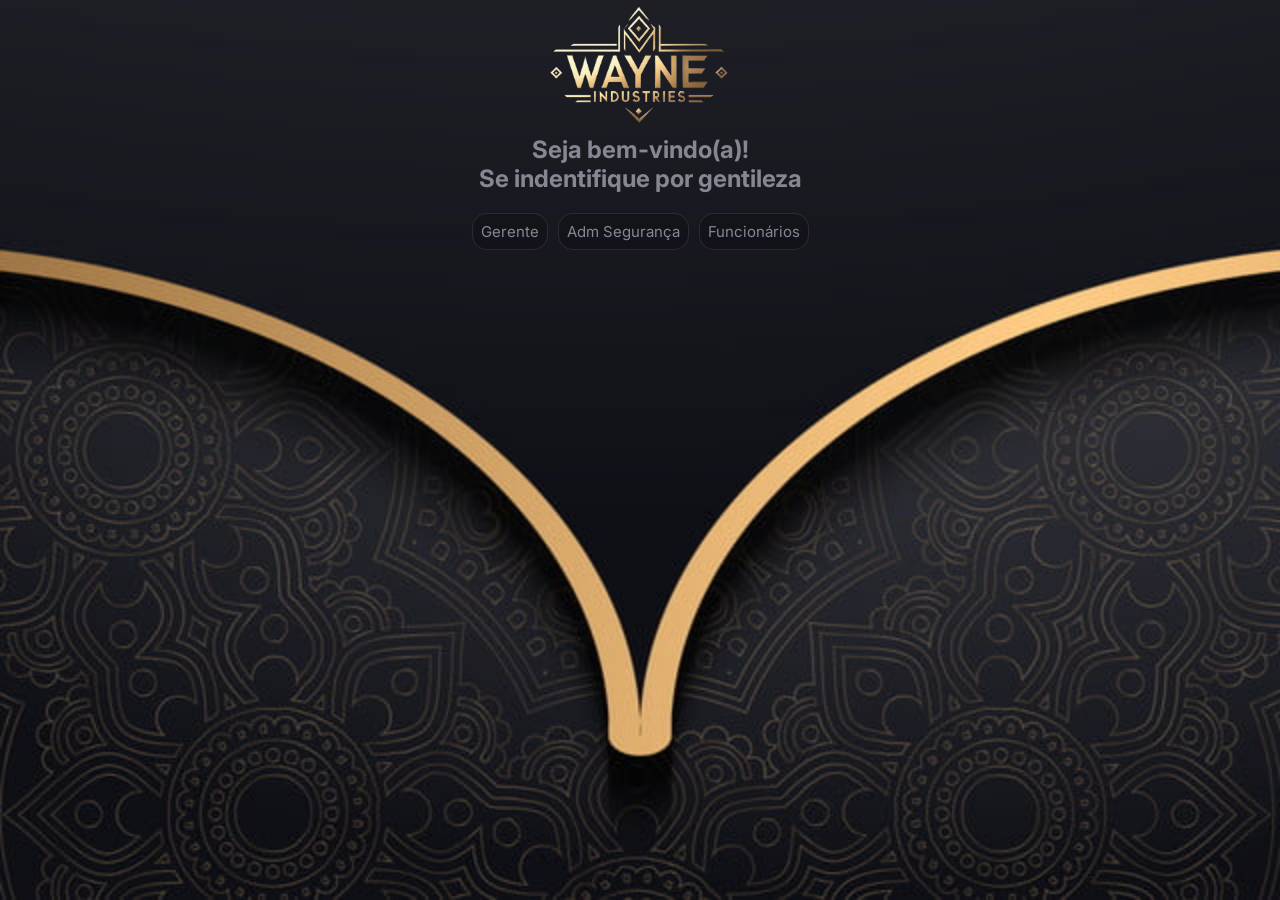
<file: index.html>
<!DOCTYPE html>
<html lang="pt-BR">
<head>
    <meta charset="UTF-8">
    <meta name="viewport" content="width=device-width, initial-scale=1.0">
     <link
      rel="stylesheet"
      href="https://cdn-uicons.flaticon.com/3.0.0/uicons-regular-rounded/css/uicons-regular-rounded.css"
    />
    <link
      rel="stylesheet"
      href="https://cdn-uicons.flaticon.com/3.0.0/uicons-bold-straight/css/uicons-bold-straight.css"
    />
    <link
      rel="stylesheet"
      href="https://cdn-uicons.flaticon.com/3.0.0/uicons-solid-rounded/css/uicons-solid-rounded.css"

    />
    <link rel="stylesheet" href="style.css">
    <script src="script.js" defer></script>
    <title>Login</title>
</head>
<body>
    <section class="container">
        <div class="login">
            <img src="./image/121212.png" alt="logo">
            <h1>Seja bem-vindo(a)!</h1>
            <h2>Se indentifique por gentileza</h2>
            <div class="opt">

                <button id="gerente">Gerente</button>
                <button id="adm">Adm Segurança</button>
                <button id="funcionario">Funcionários</button>
            </div>
            <a href="./"></a>
            <div id="container-gerente"></div>  
            <div id="container-adm"></div>  
            <div id="container-func"></div>  
        </div>
    </section>
</body>
</html>
</file>
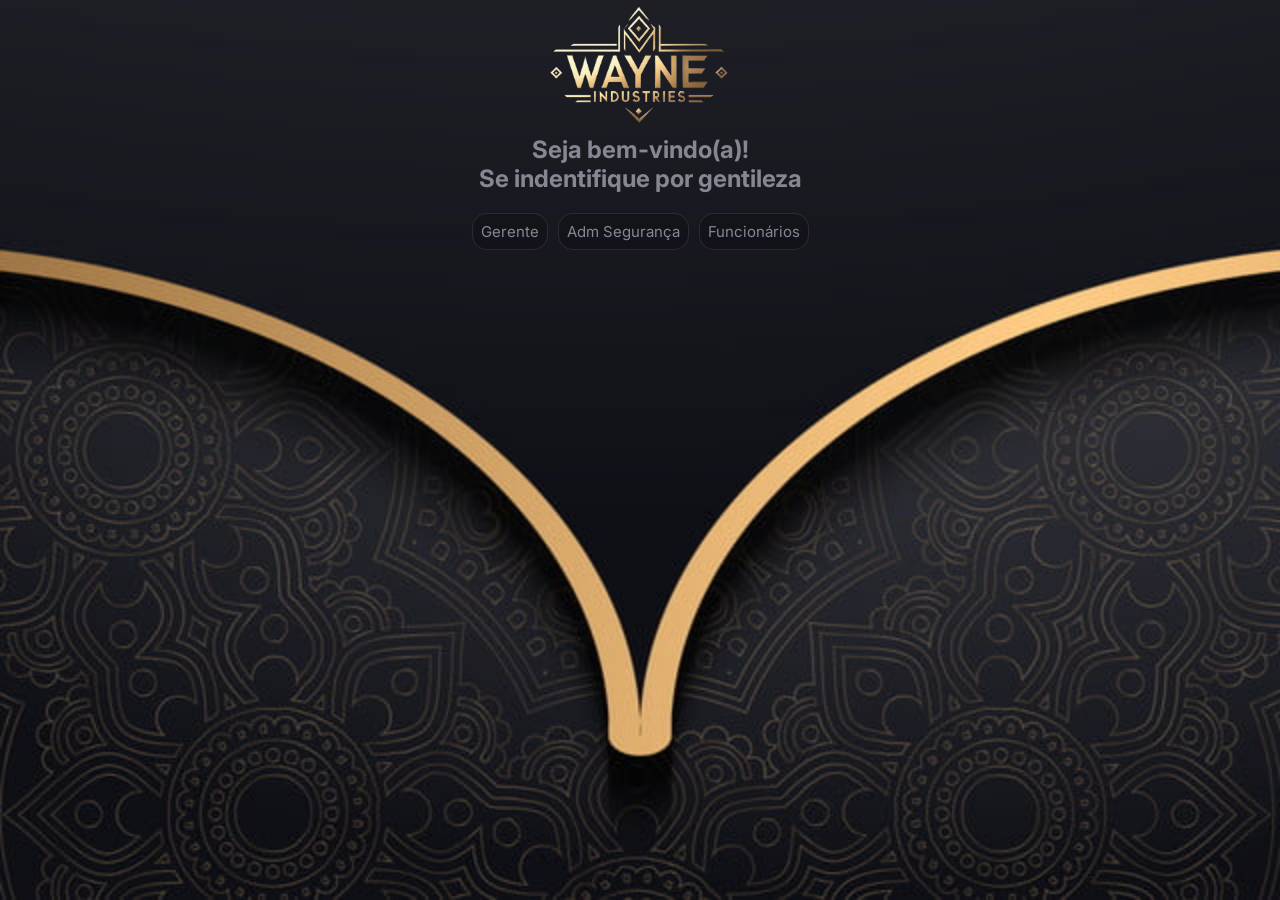
<file: login/index.html>
<!DOCTYPE html>
<html lang="pt-BR">
<head>
    <meta charset="UTF-8">
    <meta name="viewport" content="width=device-width, initial-scale=1.0">
     <link
      rel="stylesheet"
      href="https://cdn-uicons.flaticon.com/3.0.0/uicons-regular-rounded/css/uicons-regular-rounded.css"
    />
    <link
      rel="stylesheet"
      href="https://cdn-uicons.flaticon.com/3.0.0/uicons-bold-straight/css/uicons-bold-straight.css"
    />
    <link
      rel="stylesheet"
      href="https://cdn-uicons.flaticon.com/3.0.0/uicons-solid-rounded/css/uicons-solid-rounded.css"

    />
    <link rel="stylesheet" href="style.css">
    <script src="script.js" defer></script>
    <title>Login</title>
</head>
<body>
    <section class="container">
        <div class="login">
            <img src="./image/121212.png" alt="logo">
            <h1>Seja bem-vindo(a)!</h1>
            <h2>Se indentifique por gentileza</h2>
            <div class="opt">

                <button id="gerente">Gerente</button>
                <button id="adm">Adm Segurança</button>
                <button id="funcionario">Funcionários</button>
            </div>
            <div id="container-gerente"></div>  
            <div id="container-adm"></div>  
            <div id="container-func"></div>  
        </div>
    </section>
</body>
</html>
</file>
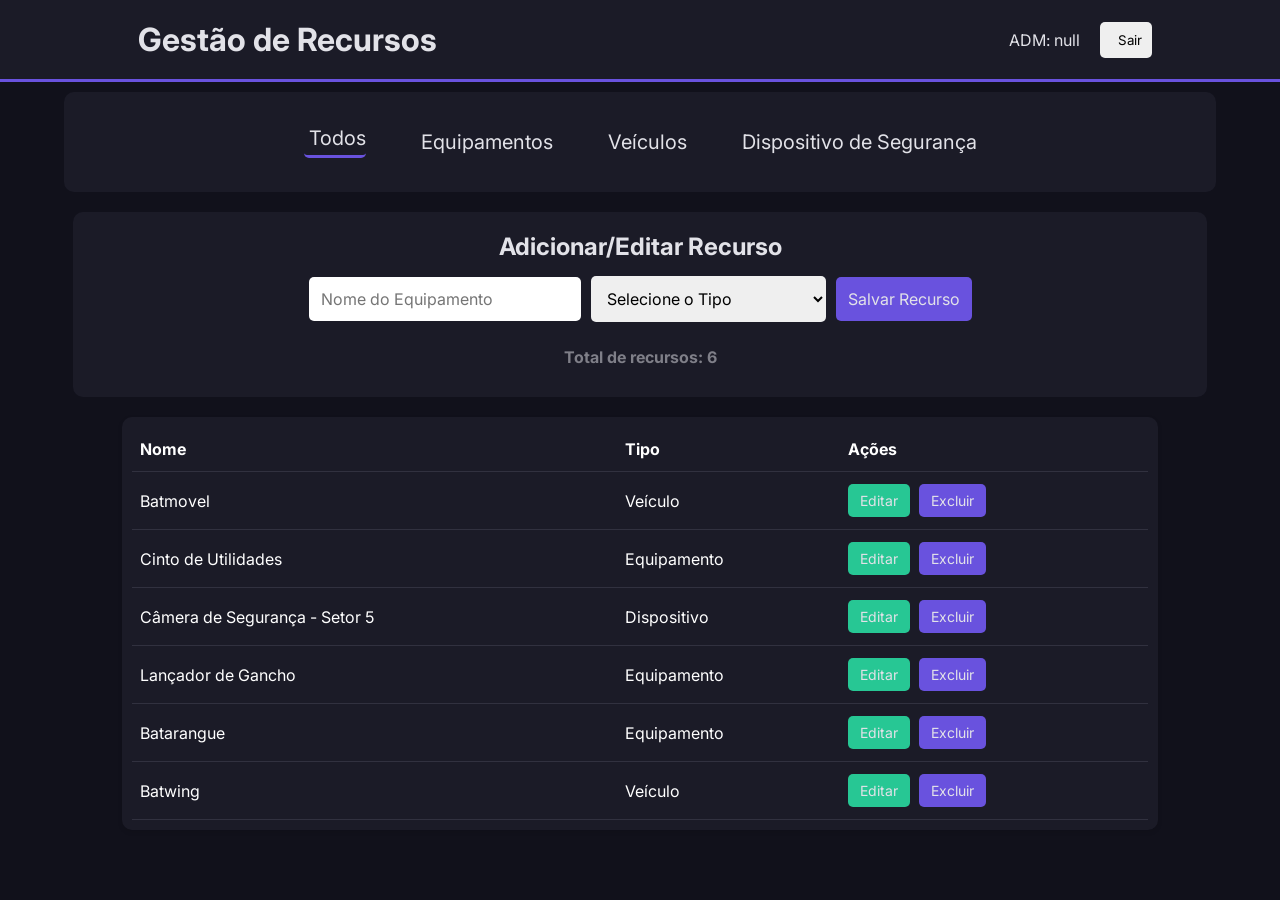
<file: gestaoDeRecursos/gestao.html>
<!DOCTYPE html>
<html lang="pt-Br">
  <head>
    <meta charset="UTF-8" />
    <meta name="viewport" content="width=device-width, initial-scale=1.0" />
    <link
      rel="stylesheet"
      href="https://cdn-uicons.flaticon.com/3.0.0/uicons-regular-rounded/css/uicons-regular-rounded.css"
    />
    <link
      rel="stylesheet"
      href="https://cdn-uicons.flaticon.com/3.0.0/uicons-bold-straight/css/uicons-bold-straight.css"
    />
    <link
      rel="stylesheet"
      href="https://cdn-uicons.flaticon.com/3.0.0/uicons-solid-rounded/css/uicons-solid-rounded.css"
    />
    <link rel="stylesheet" href="gestao.css" />
    <script src="gestao.js" defer></script>
    <title>Gestão de Recursos</title>
  </head>
  <body>
    <header>
      <h1><i class="fi fi-rr-chart-histogram"></i>Gestão de Recursos</h1>
      <div class="adm">
        <p id="cargo"></p>
        <button class="btn-sair"><i class="fi fi-rr-leave"></i>Sair</button>
      </div>
    </header>

    <section class="container escolhas">
      <div class="escolha">
        <a href="#" class="item ativo" data-tipo="Todos"
          ><i class="fi fi-sr-apps"></i>Todos</a
        >
        <a href="#" class="item" data-tipo="Equipamento"
          ><i class="fi fi-bs-tools"></i>Equipamentos</a
        >
        <a href="#" class="item" data-tipo="Veículo"
          ><i class="fi fi-bs-car"></i>Veículos</a
        >
        <a href="#" class="item" data-tipo="Dispositivo"
          ><i class="fi fi-bs-shield-check"></i>Dispositivo de Segurança</a
        >
      </div>
    </section>
    
    <section class="container adicionar">
      <div class="container-formulario-recurso">
        <h2>Adicionar/Editar Recurso</h2>
        <form id="formulario-recurso">
          <input type="hidden" id="recurso-id" />
          <input
            type="text"
            id="recurso-nome"
            placeholder="Nome do Equipamento"
            required
          />
          <select id="recurso-tipo" required>
            <option value="" disabled selected>Selecione o Tipo</option>
            <option value="Veículo">Veículo</option>
            <option value="Equipamento">Equipamento</option>
            <option value="Dispositivo">Dispositivo de Segurança</option>
          </select>
          <button type="submit">Salvar Recurso</button>
        </form>
        <p id="total-recursos"></p>
      </div>
    </section>

    <section class="container tabela">
      <div class="tabela">
        <table id="tabela-recursos">
          <thead>
            <tr>
              <th>Nome</th>
              <th>Tipo</th>
              <th>Ações</th>
            </tr>
          </thead>
          <tbody></tbody>
        </table>
      </div>
    </section>
    
  </body>
</html>
</file>
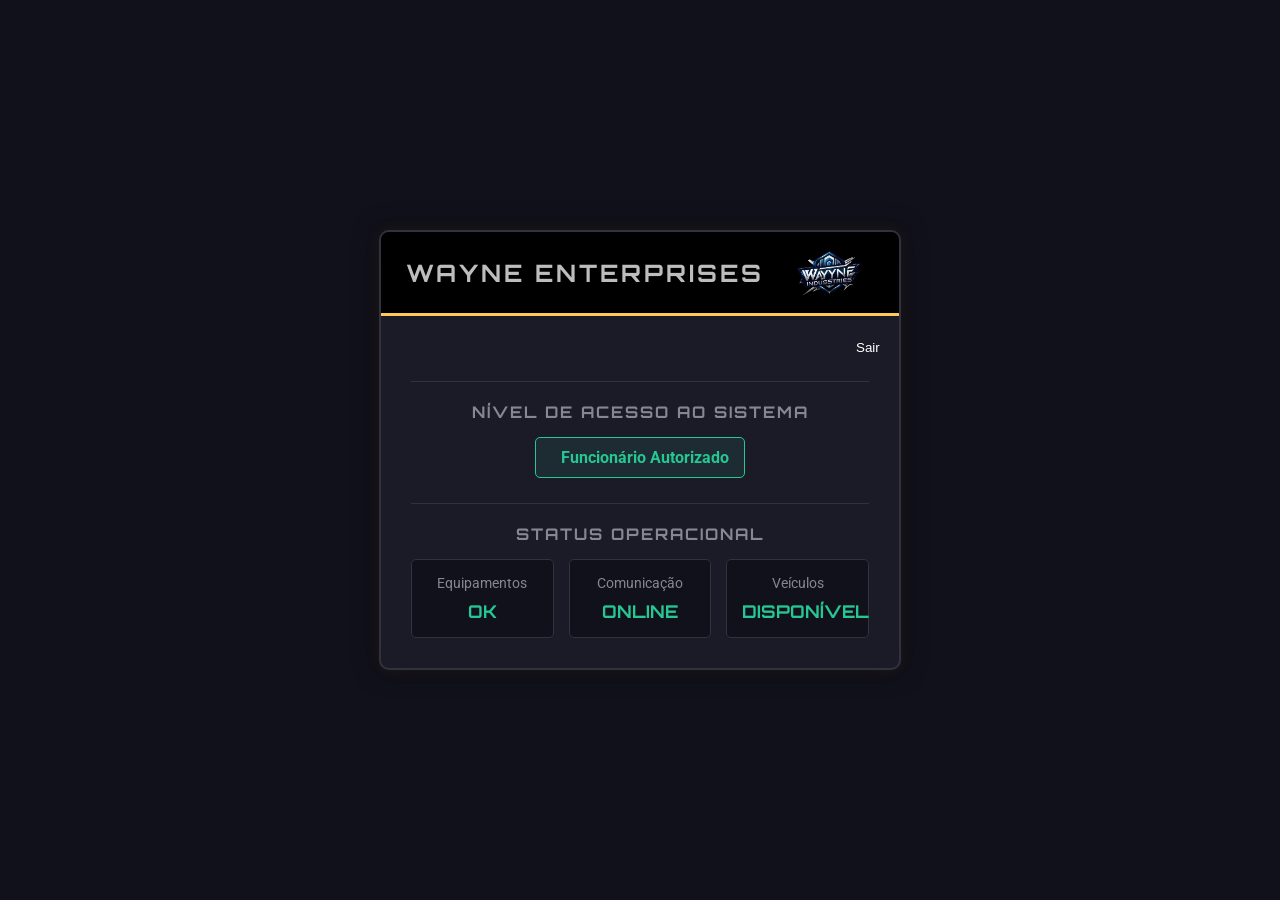
<file: painelFunc/func.html>
<!DOCTYPE html>
<html lang="pt-BR">
<head>
    <meta charset="UTF-8">
    <meta name="viewport" content="width=device-width, initial-scale=1.0">
    <link
      rel="stylesheet"
      href="https://cdn-uicons.flaticon.com/3.0.0/uicons-regular-rounded/css/uicons-regular-rounded.css"
    />
    <link
      rel="stylesheet"
      href="https://cdn-uicons.flaticon.com/3.0.0/uicons-bold-straight/css/uicons-bold-straight.css"
    />
    <link
      rel="stylesheet"
      href="https://cdn-uicons.flaticon.com/3.0.0/uicons-solid-rounded/css/uicons-solid-rounded.css"
    />
    <link rel="preconnect" href="https://fonts.googleapis.com">
    <link rel="preconnect" href="https://fonts.gstatic.com" crossorigin>
    <link href="https://fonts.googleapis.com/css2?family=Orbitron:wght@400;700&family=Roboto:wght@300;400;700&display=swap" rel="stylesheet">
    <title>Indústrias Wayne - Acesso Interno</title>
    <link rel="stylesheet" href="func.css">
    <script src="func.js"defer></script>
</head>
<body>

    <main id="area-funcionario">
        <div class="painel-funcionario">
            <header class="painel-cabecalho">
                <h2 class="titulo-empresa">WAYNE ENTERPRISES</h2>
                    <img src="./image/crie_uma_logo_para_minha_fabrica_o_nome_da_fabrica_sera__WAYNE_INDUSTRIES_GOSTARIA_DE_UMA_LOGO_EXPRECIVA_E_IMPONENTE__1_-removebg-preview.png" alt="">
            </header>
            
            <div class="painel-corpo">
                <button class="btn-sair"><i class="fi fi-rr-leave"></i>Sair</button>
                <div class="perfil">
                    
                    <div class="identificacao">
                        <h1 class="nome-funcionario"></h1>
                        <p class="cargo-funcionario"></p>
                    </div>
                </div>

                <div class="detalhes-acesso">
                    <h3>Nível de Acesso ao Sistema</h3>
                    <p class="nivel-acesso">
                        <span class="luz-status"></span> Funcionário Autorizado
                    </p>
                </div>

                <div class="status-operacional">
                    <h3>Status Operacional</h3>
                    <div class="status-grid">
                        <div class="status-item">
                            <span>Equipamentos</span>
                            <strong class="status-ok">OK</strong>
                        </div>
                        <div class="status-item">
                            <span>Comunicação</span>
                            <strong class="status-ok">ONLINE</strong>
                        </div>
                        <div class="status-item">
                            <span>Veículos</span>
                            <strong class="status-ok">DISPONÍVEL</strong>
                        </div>
                    </div>
                </div>
            </div>
        </div>
    </main>

</body>
</html>
</file>
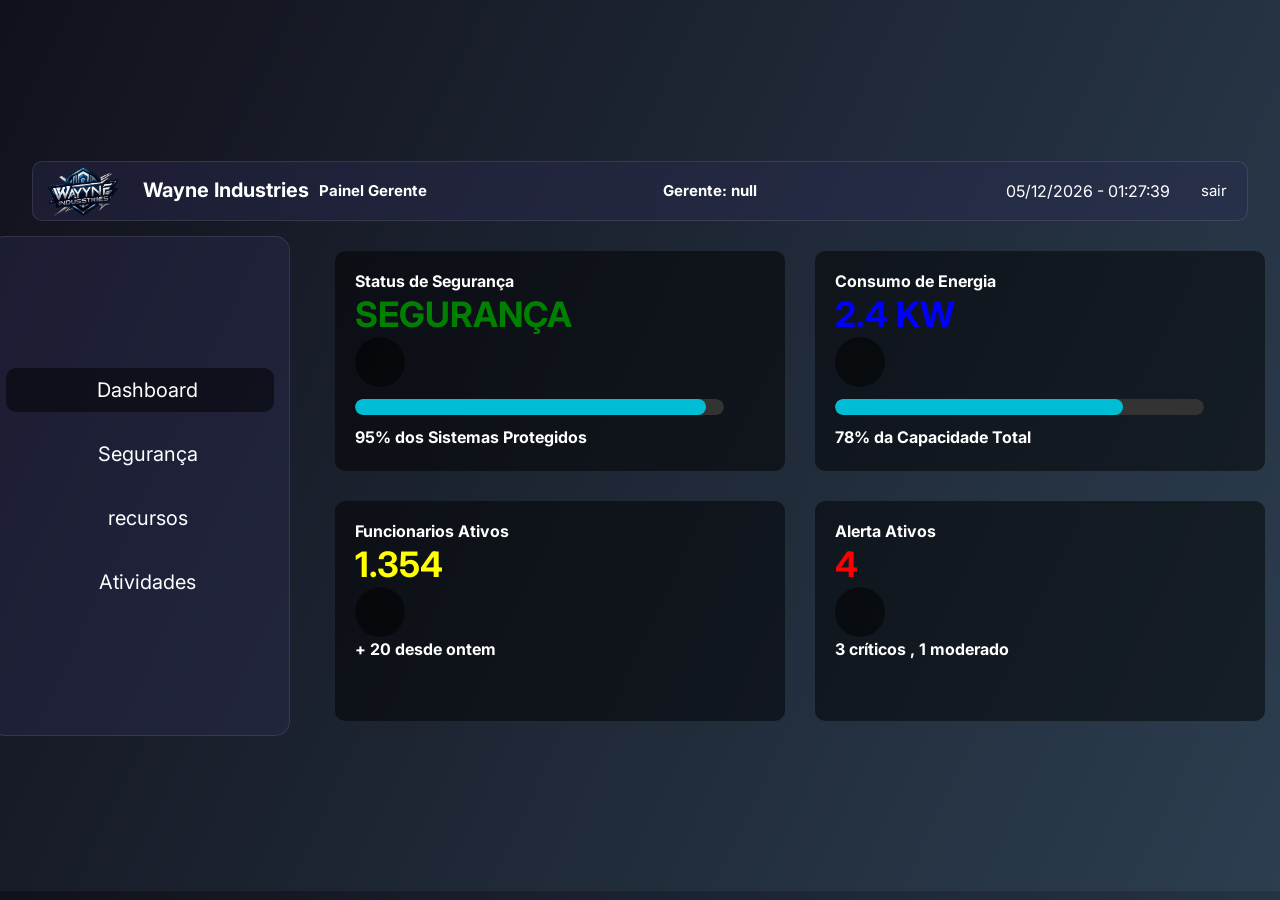
<file: painelGerente/painel.html>
<!DOCTYPE html>
<html lang="en">
<head>
    <meta charset="UTF-8">
    <meta name="viewport" content="width=device-width, initial-scale=1.0">
        <link
      rel="stylesheet"
      href="https://cdn-uicons.flaticon.com/3.0.0/uicons-regular-rounded/css/uicons-regular-rounded.css"
    />
    <link
      rel="stylesheet"
      href="https://cdn-uicons.flaticon.com/3.0.0/uicons-bold-straight/css/uicons-bold-straight.css"
    />
    <link
      rel="stylesheet"
      href="https://cdn-uicons.flaticon.com/3.0.0/uicons-solid-rounded/css/uicons-solid-rounded.css"

    />
    <link rel="stylesheet" href="painel.css">
    <script src="painel.js" defer></script>
    <title>Dashbord Wayne Industries</title>
</head>
<body>
    <main>

        <section id="container">
            <div class="superior">
                <div class="logo-desc">
                    
                <img src="./image/crie_uma_logo_para_minha_fabrica_o_nome_da_fabrica_sera__WAYNE_INDUSTRIES_GOSTARIA_DE_UMA_LOGO_EXPRECIVA_E_IMPONENTE__1_-removebg-preview.png" alt="logo" style="width: 100px;">
                <h1>Wayne Industries</h1>
                <h3>Painel Gerente</h3>
            </div>
            <div>

                <p id="gerente"></p>
            </div>

                    <div class="hora-data"></div>
                    <button class="btn-sair-painel"><i class="fi fi-rr-leave"></i>sair</button>
            </div>
        </section>
        <section>

            <aside class="menu">
                <ul>
                    <li><a href="#" class="item-menu ativo" id="dashboard"><i class="fi fi-rr-chart-histogram"></i>Dashboard</a></li>
                    <li><a href="#" class="item-menu" id="seguranca"><i class="fi fi-rr-lock"></i>Segurança</a></li>
                    <li><a href="#" class="item-menu" id="recursos"><i class="fi fi-rr-bulb"></i>recursos</a></li>
                    <li><a href="#" class="item-menu" id="atividades"><i class="fi fi-rr-list-check"></i>Atividades</a></li>
                </ul>
            </aside>
                <section class="telas">

                    <article class="principal-tela">
                        <div class="tela1 card-painel">
                            <h3 >Status de Segurança</h3>
                            <h1 class="verde">SEGURANÇA</h1>
                            <div class="seguranca">
                                <div class="verde">

                                    <i class="fi fi-rr-shield-check"></i>
                                </div>
                            </div>
                            <progress value="95" max="100"></progress>
                            <h3>95% dos Sistemas Protegidos</h3>
                        </div>

                        <div class="tela2 card-painel">
                            <h3>Consumo de Energia</h3>
                            <h1 class="azul">2.4 KW</h1>
                            <div class="seguranca ">
                                <i class="fi fi-rr-bolt"></i>
                            </div>
                            <progress value="78" max="100"></progress>
                            <h3>78% da Capacidade Total</h3>
                        </div>

                        <div class="tela3 card-painel">
                            <h3>Funcionarios Ativos</h3>
                            <h1 class="amarelo">1.354</h1>
                            <div class="seguranca ">
                                <i class="fi fi-rr-users-alt"></i>
                            </div>
                            <h3>+ 20 desde ontem</h3>
                        </div>

                        <div class="tela4 card-painel">
                            <h3>Alerta Ativos</h3>
                            <h1 class="vermelho">4</h1>
                            <div class="seguranca ">
                                <i class="fi fi-rr-sensor-alert"></i>
                            </div>
                            <h3>3 críticos , 1 moderado</h3>
                        </div>
                    </article>

                   
                </section>
            </main>
    </body>
</html>
</file>
<file: style.css>
@import url('https://fonts.googleapis.com/css2?family=Inter:ital,opsz,wght@0,14..32,100..900;1,14..32,100..900&family=Michroma&family=Montserrat:ital,wght@0,100..900;1,100..900&family=Poppins:ital,wght@0,100;0,200;0,300;0,400;0,500;0,600;0,700;0,800;0,900;1,100;1,200;1,300;1,400;1,500;1,600;1,700;1,800;1,900&family=Roboto:ital,wght@0,100..900;1,100..900&family=Special+Gothic&display=swap');


*{
    margin: 0;
    padding: 0;
    box-sizing: border-box;
    font-family: "inter", sans-serif;
    
}
:root {
  --batman-black: #000000;
  --batman-dark-grey: #333333;
  --batman-medium-grey: #666666;
  --batman-yellow: #ffc857;
  --batman-dark-blue: #2c3e50;
  --batman-accent-grey: #bdbdbd;
  --batman-white: #ffffff;
  --fundo-profundo: #11111b; 
  --fundo-superficie: #1b1b27; 
  --borda-sutil: #31313f; 

  --texto-principal: #e2e2e8; 
  --texto-secundario: #878793; 

  --primaria-interacao: #6952de;
  --primaria-hover: #7f6ae3; 

  --destaque-sucesso: #27c794; 
 
}

body{
    background: url(./image/pngtree-black-gold-background-with-european-patterns-image_310577.jpg) ;
    background-position: center;
    background-size: cover;
    background-attachment: fixed;
    display: flex;
    align-items: center;
    justify-content: center;
    flex-direction: column;
}

section{
    display: flex;
    align-items: center;
    justify-content: center;
}

.login{
    display: flex;
    justify-content: center;
    align-items: center;
    flex-direction: column;

    h1,h2{
        color: var(--texto-secundario);
    }

    img{
        width: 15rem;
    }
    .opt{
        margin-top: 20px;
        display: flex;
        gap:10px;

        button{
            padding: 8px;
            border-radius: 15px;
            font-size: 15px;
            cursor: pointer;
            transition: all 0.5s ease;
            color: var(--texto-secundario);
            background-color: rgba(0, 0, 0, 0.20);
            border: 1px solid rgba(255, 255, 255, 0.1);

        }
        button:hover{
            background-color: rgb(160, 152, 78);
            color: black;
        }
     
    }
} 

/* SENHA DOS FUNCIONARIOS DA EMPRESA */

.gerente-login{
    background-color: rgba(0, 0, 0, 0.15);
    border: 1px solid rgba(255, 255, 255, 0.1);
    width: 300px;
    height: 200px;
    border-radius: 10px;
    display: flex;
    justify-content: center;
    align-items: center;
    flex-direction: column;
    margin-top: 15px;
    gap: 10px;

    h3{
        color:var(--texto-secundario);
    }
    input{
        display: flex;
        justify-content: center;
        padding: 10px;
        margin-bottom: 5px;
        border-radius: 5px;
        background-color: rgba(0, 0, 0, 0.80);
        border: 1px solid rgba(255, 255, 255, 0.1);
        color: white;
        
    }

    button{
        background-color: rgba(0, 0, 0, 0.80);
        border: 1px solid rgba(255, 255, 255, 0.1);
        padding: 5px;
        width: 100%;
        margin-top: 5px;
        border-radius: 5px;
        color: var(--batman-medium-grey);
        cursor: pointer;
        transition: all 0.5s ease;

    }
    .enviar:hover{
        background-color: rgb(172, 140, 0);
        color: black;
    }
}

.adm-login{
    background-color: rgba(0, 0, 0, 0.15);
    border: 1px solid rgba(255, 255, 255, 0.1);
    width: 300px;
    height: 200px;
    border-radius: 10px;
    display: flex;
    justify-content: center;
    align-items: center;
    flex-direction: column;
    margin-top: 15px;
    gap: 10px;

    h3{
        color:var(--texto-secundario);
    }
    input{
        display: flex;
        justify-content: center;
        padding: 10px;
        margin-bottom: 5px;
        border-radius: 5px;
        background-color: rgba(0, 0, 0, 0.80);
        border: 1px solid rgba(255, 255, 255, 0.1);
        color: white;
        
    }

    button{
        background-color: rgba(0, 0, 0, 0.80);
        border: 1px solid rgba(255, 255, 255, 0.1);
        padding: 5px;
        width: 100%;
        margin-top: 5px;
        border-radius: 5px;
        color: var(--batman-medium-grey);
        cursor: pointer;
        transition: all 0.5s ease;
    }
     .enviar:hover{
        background-color: rgb(172, 140, 0);
        color: black;
    }
 
}

.func-login{
    background-color: rgba(0, 0, 0, 0.15);
    border: 1px solid rgba(255, 255, 255, 0.1);
    width: 300px;
    height: 200px;
    border-radius: 10px;
    display: flex;
    justify-content: center;
    align-items: center;
    flex-direction: column;
    margin-top: 15px;
    gap: 10px;

    h3{
        color:var(--texto-secundario);
    }
    input{
        display: flex;
        justify-content: center;
        padding: 10px;
        margin-bottom: 5px;
        border-radius: 5px;
        background-color: rgba(0, 0, 0, 0.80);
        border: 1px solid rgba(255, 255, 255, 0.1);
        color: white;

    }
    button{
        background-color: rgba(0, 0, 0, 0.80);
        border: 1px solid rgba(255, 255, 255, 0.1);
        padding: 5px;
        width: 100%;
        margin-top: 5px;
        border-radius: 5px;
        cursor: pointer;
        transition: all 0.5s ease;
        color: var(--batman-medium-grey);
    }
     .enviar:hover{
        background-color: rgb(172, 140, 0);
        color: black;
    }
}
</file>
<file: login/style.css>
@import url('https://fonts.googleapis.com/css2?family=Inter:ital,opsz,wght@0,14..32,100..900;1,14..32,100..900&family=Michroma&family=Montserrat:ital,wght@0,100..900;1,100..900&family=Poppins:ital,wght@0,100;0,200;0,300;0,400;0,500;0,600;0,700;0,800;0,900;1,100;1,200;1,300;1,400;1,500;1,600;1,700;1,800;1,900&family=Roboto:ital,wght@0,100..900;1,100..900&family=Special+Gothic&display=swap');


*{
    margin: 0;
    padding: 0;
    box-sizing: border-box;
    font-family: "inter", sans-serif;
    
}
:root {
  --batman-black: #000000;
  --batman-dark-grey: #333333;
  --batman-medium-grey: #666666;
  --batman-yellow: #ffc857;
  --batman-dark-blue: #2c3e50;
  --batman-accent-grey: #bdbdbd;
  --batman-white: #ffffff;
  --fundo-profundo: #11111b; 
  --fundo-superficie: #1b1b27; 
  --borda-sutil: #31313f; 

  --texto-principal: #e2e2e8; 
  --texto-secundario: #878793; 

  --primaria-interacao: #6952de;
  --primaria-hover: #7f6ae3; 

  --destaque-sucesso: #27c794; 
 
}

body{
    background: url(./image/pngtree-black-gold-background-with-european-patterns-image_310577.jpg) ;
    background-position: center;
    background-size: cover;
    background-attachment: fixed;
    display: flex;
    align-items: center;
    justify-content: center;
    flex-direction: column;
}

section{
    display: flex;
    align-items: center;
    justify-content: center;
}

.login{
    display: flex;
    justify-content: center;
    align-items: center;
    flex-direction: column;

    h1,h2{
        color: var(--texto-secundario);
    }

    img{
        width: 15rem;
    }
    .opt{
        margin-top: 20px;
        display: flex;
        gap:10px;

        button{
            padding: 8px;
            border-radius: 15px;
            font-size: 15px;
            cursor: pointer;
            transition: all 0.5s ease;
            color: var(--texto-secundario);
            background-color: rgba(0, 0, 0, 0.20);
            border: 1px solid rgba(255, 255, 255, 0.1);

        }
        button:hover{
            background-color: rgb(160, 152, 78);
            color: black;
        }
     
    }
} 

/* SENHA DOS FUNCIONARIOS DA EMPRESA */

.gerente-login{
    background-color: rgba(0, 0, 0, 0.15);
    border: 1px solid rgba(255, 255, 255, 0.1);
    width: 300px;
    height: 200px;
    border-radius: 10px;
    display: flex;
    justify-content: center;
    align-items: center;
    flex-direction: column;
    margin-top: 15px;
    gap: 10px;

    h3{
        color:var(--texto-secundario);
    }
    input{
        display: flex;
        justify-content: center;
        padding: 10px;
        margin-bottom: 5px;
        border-radius: 5px;
        background-color: rgba(0, 0, 0, 0.80);
        border: 1px solid rgba(255, 255, 255, 0.1);
        color: white;
        
    }

    button{
        background-color: rgba(0, 0, 0, 0.80);
        border: 1px solid rgba(255, 255, 255, 0.1);
        padding: 5px;
        width: 100%;
        margin-top: 5px;
        border-radius: 5px;
        color: var(--batman-medium-grey);
        cursor: pointer;
        transition: all 0.5s ease;

    }
    .enviar:hover{
        background-color: rgb(172, 140, 0);
        color: black;
    }
}

.adm-login{
    background-color: rgba(0, 0, 0, 0.15);
    border: 1px solid rgba(255, 255, 255, 0.1);
    width: 300px;
    height: 200px;
    border-radius: 10px;
    display: flex;
    justify-content: center;
    align-items: center;
    flex-direction: column;
    margin-top: 15px;
    gap: 10px;

    h3{
        color:var(--texto-secundario);
    }
    input{
        display: flex;
        justify-content: center;
        padding: 10px;
        margin-bottom: 5px;
        border-radius: 5px;
        background-color: rgba(0, 0, 0, 0.80);
        border: 1px solid rgba(255, 255, 255, 0.1);
        color: white;
        
    }

    button{
        background-color: rgba(0, 0, 0, 0.80);
        border: 1px solid rgba(255, 255, 255, 0.1);
        padding: 5px;
        width: 100%;
        margin-top: 5px;
        border-radius: 5px;
        color: var(--batman-medium-grey);
        cursor: pointer;
        transition: all 0.5s ease;
    }
     .enviar:hover{
        background-color: rgb(172, 140, 0);
        color: black;
    }
 
}

.func-login{
    background-color: rgba(0, 0, 0, 0.15);
    border: 1px solid rgba(255, 255, 255, 0.1);
    width: 300px;
    height: 200px;
    border-radius: 10px;
    display: flex;
    justify-content: center;
    align-items: center;
    flex-direction: column;
    margin-top: 15px;
    gap: 10px;

    h3{
        color:var(--texto-secundario);
    }
    input{
        display: flex;
        justify-content: center;
        padding: 10px;
        margin-bottom: 5px;
        border-radius: 5px;
        background-color: rgba(0, 0, 0, 0.80);
        border: 1px solid rgba(255, 255, 255, 0.1);
        color: white;

    }
    button{
        background-color: rgba(0, 0, 0, 0.80);
        border: 1px solid rgba(255, 255, 255, 0.1);
        padding: 5px;
        width: 100%;
        margin-top: 5px;
        border-radius: 5px;
        cursor: pointer;
        transition: all 0.5s ease;
        color: var(--batman-medium-grey);
    }
     .enviar:hover{
        background-color: rgb(172, 140, 0);
        color: black;
    }
}
</file>
<file: gestaoDeRecursos/gestao.css>
@import url("https://fonts.googleapis.com/css2?family=Inter:ital,opsz,wght@0,14..32,100..900;1,14..32,100..900&family=Michroma&family=Montserrat:ital,wght@0,100..900;1,100..900&family=Poppins:ital,wght@0,100;0,200;0,300;0,400;0,500;0,600;0,700;0,800;0,900;1,100;1,200;1,300;1,400;1,500;1,600;1,700;1,800;1,900&family=Roboto:ital,wght@0,100..900;1,100..900&family=Special+Gothic&display=swap");


* {
  margin: 0;
  padding: 0;
  box-sizing: border-box;
  list-style: none;
  text-decoration: none;
  font-family: "inter", sans-serif;
}

:root {
  --batman-black: #000000;
  --batman-dark-grey: #333333;
  --batman-medium-grey: #666666;
  --batman-yellow: #ffc857;
  --batman-dark-blue: #2c3e50;
  --batman-accent-grey: #bdbdbd;
  --batman-white: #ffffff;
  --fundo-profundo: #11111b;
  --fundo-superficie: #1b1b27;
  --borda-sutil: #31313f;
  --texto-principal: #e2e2e8;
  --texto-secundario: #878793;
  --primaria-interacao: #6952de;
  --primaria-hover: #7f6ae3;
  --destaque-sucesso: #27c794;
}

body {
  background-color: var(--fundo-profundo);
  color: var(--texto-principal);
}

/* CABEÇALHO */
header {
  display: flex;
  justify-content: space-between;
  align-items: center;
  background-color: var(--fundo-superficie);
  border-bottom: 3px solid var(--primaria-interacao);
  padding: 0 5%; 
  flex-wrap: wrap; 
}

header h1 {
  display: flex;
  margin: 20px 0;
  gap: 10px;
}

header .adm {
  display: flex;
  justify-content: center;
  align-items: center;
  gap: 20px;
  margin: 20px 0;
}

header .adm button {
  display: flex;
  align-items: center;
  gap: 0.5rem;
  padding: 10px;
  border-radius: 5px;
  border: none;
  cursor: pointer;
  transition: all 0.3s;
}

header .adm button:hover {
  background-color: var(--primaria-hover);
}


/* SEÇÃO DE ESCOLHAS - Padrão Mobile */
section.container.escolhas {
  display: flex;
  align-items: center;
  justify-content: center;
}

section.container.escolhas .escolha {
  background-color: var(--fundo-superficie);
  width: 90%;
  height: auto; 
  display: flex;
  flex-direction: column; 
  justify-content: center;
  align-items: center;
  margin: 10px;
  padding: 20px 10px; 
  border-radius: 10px;
  gap: 25px; 
}

section.container.escolhas .escolha a {
  display: flex;
  font-size: 18px; 
  gap: 5px;
  color: var(--texto-principal);
  transition: color 0.3s;
}

section.container.escolhas .escolha a:hover {
  color: var(--texto-secundario);
}

section.container.escolhas .escolha .ativo {
  border-bottom: 3px solid var(--primaria-interacao);
  border-radius: 5px;
  padding-bottom: 5px;
}


/* FORMULÁRIO - Padrão Mobile */
section.container.adicionar {
  display: flex;
  align-items: center;
  justify-content: center;
  padding: 10px;
}

.container-formulario-recurso {
  display: flex;
  flex-direction: column;
  align-items: center;
  justify-content: center;
  background-color: var(--fundo-superficie);
  width: 91%;
  padding: 20px;
  border-radius: 10px;
  gap: 15px;
}

.container-formulario-recurso form {
  display: flex;
  flex-direction: column; 
  align-items: stretch;  
  gap: 15px;
  width: 100%;
}

.container-formulario-recurso input,
.container-formulario-recurso select,
.container-formulario-recurso button {
  padding: 12px; 
  border-radius: 5px;
  border: none;
  transition: all 0.3s;
  font-size: 16px;
}

.container-formulario-recurso button {
  background-color: var(--primaria-interacao);
  color: var(--texto-principal);
  cursor: pointer;
  border: none;
}
.container-formulario-recurso button:hover {
  background-color: var(--primaria-hover);
}


section.container.tabela {
  display: flex;
  align-items: center;
  justify-content: center;
}

section.container.tabela .tabela {
  background-color: var(--fundo-superficie);
  width: 90%;
  border-radius: 10px;
  padding: 10px; 
  margin: 10px;
  box-shadow: 0 2px 5px rgba(0, 0, 0, 0.1);
  overflow-x: auto;
}

#tabela-recursos {
  width: 100%;
  border-collapse: collapse;
  color: white;
}

#tabela-recursos th,
#tabela-recursos td {
  padding: 12px 8px; 
  text-align: left;
  border-bottom: 1px solid var(--borda-sutil);
  white-space: nowrap;
}

#tabela-recursos th {
  background-color: var(--fundo-superficie);
}

#tabela-recursos .botao-acao {
  padding: 8px 12px;
  border: none;
  border-radius: 5px;
  cursor: pointer;
  color: var(--texto-principal);
  margin-right: 5px;
  font-size: 14px;
}

#tabela-recursos .btn-editar {
  background-color: var(--destaque-sucesso);
}
#tabela-recursos .btn-editar:hover {
  background-color: #2e865f;
}

#tabela-recursos .btn-excluir {
  background-color: var(--primaria-interacao);
}
#tabela-recursos .btn-excluir:hover {
  background-color: var(--primaria-hover);
}

#total-recursos {
  font-weight: bold;
  opacity: 0.5;
  padding: 10px;
}



/* Para Tablets e telas maiores (a partir de 768px) */
@media (min-width: 768px) {
  
  .container-formulario-recurso form {
    flex-direction: row;
    align-items: center;
    justify-content: center;
    gap: 10px;
  }

  
  section.container.escolhas .escolha {
    flex-direction: row;
    height: 100px;
    gap: 50px;
    padding: 0;
  }

  section.container.escolhas .escolha a {
    font-size: 20px;
  }
}

/* Para Desktops e telas grandes (a partir de 1024px) */
@media (min-width: 1024px) {
  
  .container-formulario-recurso,
  .tabela,
  .escolha {
    width: 90%;
    max-width: 1200px; 
    margin-left: auto;
    margin-right: auto;
  }

  header {
    padding: 0 10%; 
  }
}
</file>
<file: painelFunc/func.css>
:root {
    --batman-black: #000000;
    --batman-dark-grey: #333333;
    --batman-medium-grey: #666666;
    --batman-yellow: #ffc857;
    --batman-dark-blue: #2c3e50;
    --batman-accent-grey: #bdbdbd;
    --batman-white: #ffffff;
    --fundo-profundo: #11111b;
    --fundo-superficie: #1b1b27;
    --borda-sutil: #31313f;
    --texto-principal: #e2e2e8;
    --texto-secundario: #878793;
    --primaria-interacao: #6952de;
    --primaria-hover: #7f6ae3;
    --destaque-sucesso: #27c794;
}

* {
    margin: 0;
    padding: 0;
    box-sizing: border-box;
}

body {
    font-family: 'Roboto', sans-serif;
    background-color: var(--fundo-profundo);
    color: var(--texto-principal);
    /* Garante centralização vertical e horizontal sem overflow */
    display: grid;
    place-items: center;
    min-height: 100vh;
    padding: 20px;
}

.painel-funcionario {
    width: 100%;
    max-width: 650px;
    background: var(--fundo-superficie);
    border: 2px solid var(--borda-sutil);
    border-radius: 10px;
    box-shadow: 0 0 25px rgba(0, 0, 0, 0.5), 0 0 15px rgba(255, 200, 87, 0.1);
    animation: surgir 0.8s ease-out forwards;
}

.painel-cabecalho {
    display: flex;
    justify-content: space-between;
    align-items: center;
    padding: 15px 25px;
    background-color: var(--batman-black);
    border-bottom: 3px solid var(--batman-yellow);
    border-radius: 8px 8px 0 0;
}

.titulo-empresa {
    font-family: 'Orbitron', sans-serif;
    font-size: 1.5em;
    color: var(--batman-accent-grey);
    letter-spacing: 3px;
}

img {
    width: 90px;
    margin-left: 20px;
}

.painel-corpo {
    padding: 30px;

    button {
        cursor: pointer;
        padding: 10px;
        position: absolute;
        margin-left: 27rem ;
        margin-top: -1rem;
        background-color: transparent;
        border: none;
        color: white;
        display: flex;
        gap: 3px;
        transition: all 0.5s ease;
    }

    button:hover {
        color: var(--batman-yellow);
    }
}

.perfil {
    display: flex;
    align-items: center;
    gap: 25px;
    margin-bottom: 30px;
    flex-wrap: wrap; 
}

.foto-funcionario {
    width: 120px;
    height: 120px;
    border-radius: 50%;
    border: 4px solid var(--borda-sutil);
    box-shadow: 0 0 15px rgba(0, 0, 0, 0.7);
    object-fit: cover;
    margin: 0 auto; 
}

.identificacao {
    flex-grow: 1;
    text-align: center; 
}

.nome-funcionario {
    font-family: 'Orbitron', sans-serif;
    font-size: 2.5em;
    margin-bottom: 5px;
    color: var(--texto-principal);
}

.cargo-funcionario {
    font-size: 1.2em;
    color: var(--batman-yellow);
    text-transform: uppercase;
    letter-spacing: 1px;
}

.detalhes-acesso, .status-operacional {
    margin-top: 25px;
    padding-top: 20px;
    border-top: 1px solid var(--borda-sutil);
}

h3 {
    font-family: 'Orbitron', sans-serif;
    color: var(--texto-secundario);
    font-size: 1em;
    text-transform: uppercase;
    letter-spacing: 2px;
    margin-bottom: 15px;
    text-align: center;
}

.nivel-acesso {
    background-color: rgba(39, 199, 148, 0.1);
    border: 1px solid var(--destaque-sucesso);
    color: var(--destaque-sucesso);
    padding: 10px 15px;
    border-radius: 5px;
    display: inline-flex;
    align-items: center;
    font-weight: bold;
    
    display: block;
    width: fit-content;
    margin: 0 auto;
}

.luz-status {
    width: 10px;
    height: 10px;
    background-color: var(--destaque-sucesso);
    border-radius: 50%;
    margin-right: 10px;
    box-shadow: 0 0 8px var(--destaque-sucesso);
}

.status-grid {
    display: grid;
    grid-template-columns: repeat(auto-fit, minmax(130px, 1fr));
    gap: 15px;
}

.status-item {
    background: var(--fundo-profundo);
    border: 1px solid var(--borda-sutil);
    border-radius: 5px;
    padding: 15px;
    text-align: center;
}

.status-item span {
    font-size: 0.9em;
    color: var(--texto-secundario);
    display: block;
    margin-bottom: 8px;
}

.status-item strong {
    font-size: 1.1em;
    font-family: 'Orbitron', sans-serif;
}

.status-ok {
    color: var(--destaque-sucesso);
}

@keyframes surgir {
    from {
        opacity: 0;
        transform: translateY(20px);
    }
    to {
        opacity: 1;
        transform: translateY(0);
    }
}


@media (min-width: 500px) {
    .identificacao {
        text-align: left;
    }
    .perfil {
        flex-wrap: nowrap;
    }
}
</file>
<file: painelGerente/painel.css>
@import url('https://fonts.googleapis.com/css2?family=Inter:ital,opsz,wght@0,14..32,100..900;1,14..32,100..900&family=Michroma&family=Montserrat:ital,wght@0,100..900;1,100..900&family=Poppins:ital,wght@0,100;0,200;0,300;0,400;0,500;0,600;0,700;0,800;0,900;1,100;1,200;1,300;1,400;1,500;1,600;1,700;1,800;1,900&family=Roboto:ital,wght@0,100..900;1,100..900&family=Special+Gothic&display=swap');

*{
    margin: 0;
    padding: 0;
    box-sizing: border-box;
    list-style: none;
    text-decoration: none;
    font-family: "inter", sans-serif;
}


:root {
  --batman-black: #000000;
  --batman-dark-grey: #333333;
  --batman-medium-grey: #666666;
  --batman-yellow: #ffc857;
  --batman-dark-blue: #2c3e50;
  --batman-accent-grey: #bdbdbd;
  --batman-white: #ffffff;
  --fundo-profundo: #11111b; 
  --fundo-superficie: #1b1b27; 
  --borda-sutil: #31313f; 

  --texto-principal: #e2e2e8; 
  --texto-secundario: #878793; 

  --primaria-interacao: #6952de;
  --primaria-hover: #7f6ae3; 

  --destaque-sucesso: #27c794; 
 
}


body {
    display: flex;
    align-items: center;
    justify-content: center;
    
   
    background: linear-gradient(115deg, #11111b, #2c3e50);
    background-size: cover; 
    min-height: 99vh; 
}

section{
    display: flex;
    align-items: center;
    justify-content: center;
}

section .superior{
    overflow: hidden;
    display: flex;
    justify-content: space-between;
    align-items: center;
    width: 95vw;
    height: 60px;
    margin: 10px 10px;
    background-color: rgba(43, 43, 84, 0.4);
    border: 1px solid rgba(255, 255, 255, 0.1);
    gap: 10px;
    border-radius: 10px;
    h1  {
        color: white;
        font-size: 20px;
        
    }
    h3{
        color: white;
        font-size: 15px;
    }

}

#gerente{
    color: white;
    font-weight: bold;
    font-size: 15px;
    display: flex;
    margin-left: -150px;
}
section .logo-desc{
    display: flex;
    align-items: center;
    gap: 10px;
}

.hora-data{
    color: white;
    position: absolute;
    right: 110px
 
}

.btn-sair-painel{
    display: flex;
    align-items: center;
    margin-right: 20px;
    gap: 3px;

    background-color: transparent;
    border: none;
    color: white;
    font-size: 15px;
    cursor: pointer;
}

.btn-sair-painel:hover{
    color:var(--batman-yellow);
}

aside.menu{
    overflow: hidden;
    width: 300px;
    height: 500px;
    margin: 5px 10px;
    border-radius: 15px;
    display: flex;
    justify-content: center;
    align-items: center;
    flex-direction: column;
    background-color: rgba(43, 43, 84, 0.4);
    border: 1px solid rgba(255, 255, 255, 0.1);

    ul{
        display: flex;
        flex-direction: column;
        width: 90%;
        gap: 20px;

     
        a{
            display: flex;
            justify-content: center;
            padding: 10px;
            border-radius: 10px;
            border: none;
            color: white;
            gap: 15px;
            font-size: 20px;
                
        }
        a.ativo{
            background-color: rgba(0 0 0 / 0.5);
        }

        a:hover{
            background-color: rgba(0 0 0 / 0.8);
        }
        
    }
}

section.telas{
    border: 1px solid rgba(255, 255, 255, 0.1);
    width: 980px;
    height: 500px;
    margin: 5px 10px;
    border-radius: 10px;
    border: none;
}

section.telas div {
    background-color: rgba(0 0 0 / 0.5);
    border-radius: 10px;
    border: none;
    color: white;
}

.card-painel {
    width: 450px;
    height: 220px;
}

.principal-tela {
    display: grid;
    grid-template-columns: repeat(2, 1fr);
    gap: 30px;
    padding: 25px; 
    justify-items: center; 
}

.tela1 , .tela2, .tela3, .tela4 {
    display: flex;
    justify-content: start;
    align-items: start;
    flex-direction: column;
    gap: 2px;
    padding: 20px;
    h3{
        font-size: 16px;
    }
    h1.azul{
        color: blue;
        font-size: 35px;
    }

    h1.verde{
        color: green;
        font-size: 35px;
    }
    h1.amarelo{
        color: yellow;
        font-size: 35px;
    }
    h1.vermelho{
        color: red;
        font-size: 35px;
    }

    .seguranca{
        display: flex;
        justify-content: center;
        align-items: center;
        width: 50px;
        height: 50px;
        border-radius: 50%;
        
    }
 
    i{
        font-size: 30px;
         margin-top: 5px;
    }

    

}


/* 1. Reseta a aparência padrão da barra de progresso */
progress {
  -webkit-appearance: none;
  -moz-appearance: none;
  appearance: none;
  border: none; /* Remove qualquer borda padrão */
  border-radius: 10px; /* Arredonda os cantos da barra inteira */
  overflow: hidden; /* Garante que o preenchimento fique dentro das bordas arredondadas */
  height: 16px; /* Aumenta um pouco a altura para ficar mais visível */
  width: 90%;
  margin: 10px 0;
}

/* 2. Estiliza a barra para navegadores WebKit (Chrome, Safari, Edge) */

/* A trilha (o fundo) da barra */
progress::-webkit-progress-bar {
  background-color: #333; 
  border-radius: 10px;
}

/* O valor (a parte preenchida) da barra */
progress::-webkit-progress-value {
  background-color: #00bcd4; 
  border-radius: 10px;
  transition: width 0.5s ease-in-out; /
}

/* painel de demonstração */

#style-seguranca {
    width: 95%;
    height: 450px;
    
    h2{
        color: white;
        display: flex;
        justify-content: center;
        align-items: center;
        margin: 30px;
        font-size: 25px;
    }

    .info-seguranca{
        display: flex;
        justify-content: center;
        align-items: start;
        flex-direction: column;
        gap: 20px;
        cursor: pointer;
        padding: 15px;
        background-color: transparent;
        
        
        p{
            background-color: rgba(8, 235, 0, 0.2);
            padding: 15px 25px;
            width: 80%;
            border-radius: 10px;
            border: none;
            color: white;
            margin-left: 100px;
            font-size: 20px;
            
            display: flex;
            align-items: center; 
            justify-content: space-between; 
            
            span{
                font-weight: bold;
                background-color: green;
                padding: 5px 10px;
                border-radius: 5px;
            }

            span.yellow{
                background-color: yellow;
                color: black;
            }
        }
    }
}

#style-recursos{
    
    width: 95%;
    height: 450px;
    display: flex;
    justify-content: center;
    align-items: center;
    flex-direction: column;
    
    h2{
        color: white;
        display: flex;
        justify-content: center;
        align-items: center;
        margin: 30px;
        font-size: 25px;
    }
    .info-recursos{
        display: flex;
        padding: 15px;
        justify-content: center;
        align-items: center;
        flex-direction: column;
        gap: 10px;
        width: 700px;
        background-color: transparent;
        
        
        p{
            
            width: 80%;
            color: white;
            
            display: flex;
            align-items: center; 
            justify-content: space-between;
            font-size: 20px;
            
            span.blue{
                font-weight: bold;
                color: rgb(11, 8, 230);
            }
            
            span.violet{
                font-weight: bold;
                color: rgb(178, 8, 230);
            }
            span.yellow{
                font-weight: bold;
                color: rgb(231, 216, 2);
            }
            
            span.green{
                font-weight: bold;
                color: rgb(8, 230, 8);
            }
            
        }
        /* mudar a cor de dentro da barra */
        .progress-recursos::-webkit-progress-value {
            background-color: rgb(11, 8, 230);
        }
        
        .progress-memoria::-webkit-progress-value {
            background-color: rgb(178, 8, 230);
        }
        
        
        .progress-armazenamento::-webkit-progress-value {
            background-color: #ffeb3b;
        }
        .progress-redes::-webkit-progress-value {
            background-color: rgb(8, 230, 8); 
        }
        
        
    }
}

#style-atividades{
    
    width: 95%;
    height: 450px;
    display: flex;
    justify-content: center;
    align-items: center;
    flex-direction: column;
    h2{
        color: white;
        display: flex;
        justify-content: center;
        align-items: center;
        margin: 30px;
        font-size: 25px;
    }
    
    .info-atividades{
        display: flex;
        justify-content: center;
        flex-direction: column;
        gap: 10px;
        width: 700px;
        height: 300px;
        background-color: rgba(0, 0, 0, 0.1);
        overflow-y: scroll;

        .info{
            padding: 25px;
            background-color: rgba(19, 0, 185, 0.1);

            p{
                font-size: 20px;
            }

            span{
                font-weight: 100;
                font-family: "italic", sans-serif;
                font-size: 15px;
                color: thistle;
            }
        }
    }
}


#style-configuracoes {
    width: 95%;
    height: 450px;
    padding: 0 40px; 
    display: flex;
    flex-direction: column;
    justify-content: flex-start; 
    align-items: center;
    gap: 15px; 
    background-color: rgba(0, 0, 0, 0.2); 
    border-radius: 10px;
}


#style-configuracoes h2 {
    color: white;
    margin: 30px 0 10px 0; 
    font-size: 25px;
    text-align: center;
    width: 100%;
}


.settings-section {
    width: 100%;
    max-width: 700px; 
    padding-bottom: 15px;
    border-bottom: 1px solid var(--borda-sutil, #31313f); 
}

/* Remove a linha divisória da última seção */
.settings-section:last-of-type {
    border-bottom: none;
}


.settings-section h3 {
    color: var(--texto-secundario, #878793);
    font-size: 16px;
    margin-bottom: 15px;
    text-transform: uppercase; 
    letter-spacing: 0.5px;
}


.settings-item {
    display: flex;
    justify-content: space-between; 
    align-items: center;
    padding: 10px 0; 
}


.settings-item label,
.settings-item span {
    color: var(--texto-principal, #e2e2e8);
    font-size: 18px;
}




#language-select {
    background-color: var(--fundo-superficie, #1b1b27);
    color: var(--texto-principal, #e2e2e8);
    border: 1px solid var(--borda-sutil, #31313f);
    border-radius: 6px;
    padding: 8px 12px;
    font-size: 16px;
    cursor: pointer;
}

.btn-link {
    background: none;
    border: none;
    color: var(--primaria-interacao, #6952de);
    font-size: 16px;
    font-weight: bold;
    cursor: pointer;
    transition: color 0.2s ease;
}

.btn-link:hover {
    color: var(--primaria-hover, #7f6ae3);
}

.btn.btn-danger {
    width: 100%;
    padding: 12px;
    font-size: 16px;
    font-weight: bold;
    color: #fff;
    background-color: #c82333;
    border: none;
    border-radius: 8px;
    cursor: pointer;
    transition: background-color 0.2s ease;
}

.btn.btn-danger:hover {
    background-color: #a81c2a;
}


.toggle-switch {
    position: relative;
    display: inline-block;
    width: 50px;
    height: 28px;
}

.toggle-switch input {
    opacity: 0;
    width: 0;
    height: 0;
}

.slider {
    position: absolute;
    cursor: pointer;
    top: 0;
    left: 0;
    right: 0;
    bottom: 0;
    background-color: #333;
    border-radius: 28px;
    transition: background-color 0.3s;
}

.slider:before {
    position: absolute;
    content: "";
    height: 20px;
    width: 20px;
    left: 4px;
    bottom: 4px;
    background-color: white;
    border-radius: 50%;
    transition: transform 0.3s;
}

input:checked + .slider {
    background-color: var(--destaque-sucesso, #27c794);
}

input:checked + .slider:before {
    transform: translateX(22px);
}
</file>
